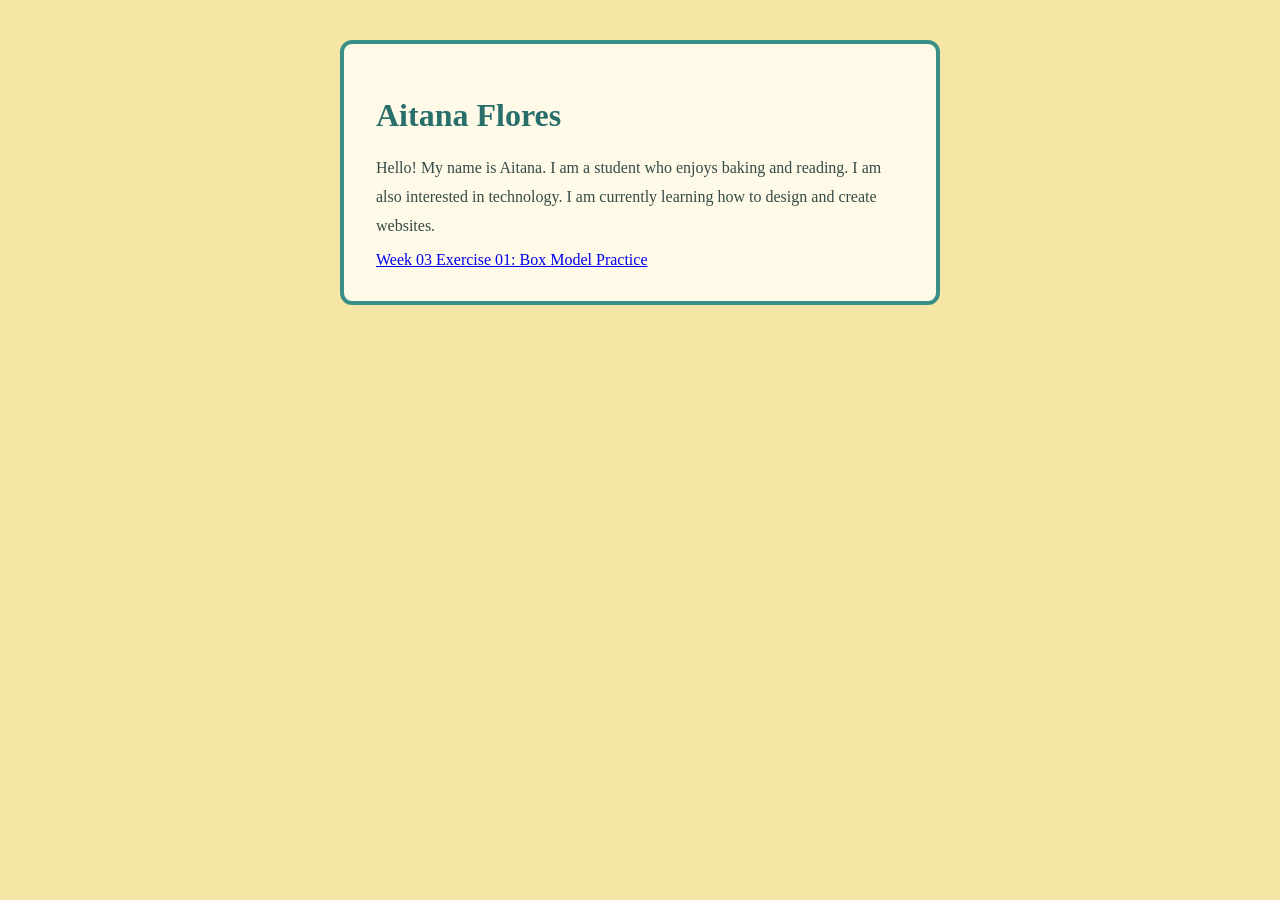
<file: index.html>
<!DOCTYPE html>
<html>
<head>
    <meta charset="UTF-8">
    <title>Aitana Flores</title>
    <link rel="stylesheet" href="style.css">
</head>

<body>

    <div class="card">

        <h1>Aitana Flores</h1>

        <p>
            Hello! My name is Aitana. I am a student
            who enjoys baking and reading. I am also interested in
            technology. I am currently learning how to
            design and create websites.
        </p>

<a href="week-03-exercise-01/">
    Week 03 Exercise 01: Box Model Practice
</a>

    </div>

</body>
</html>
</file>
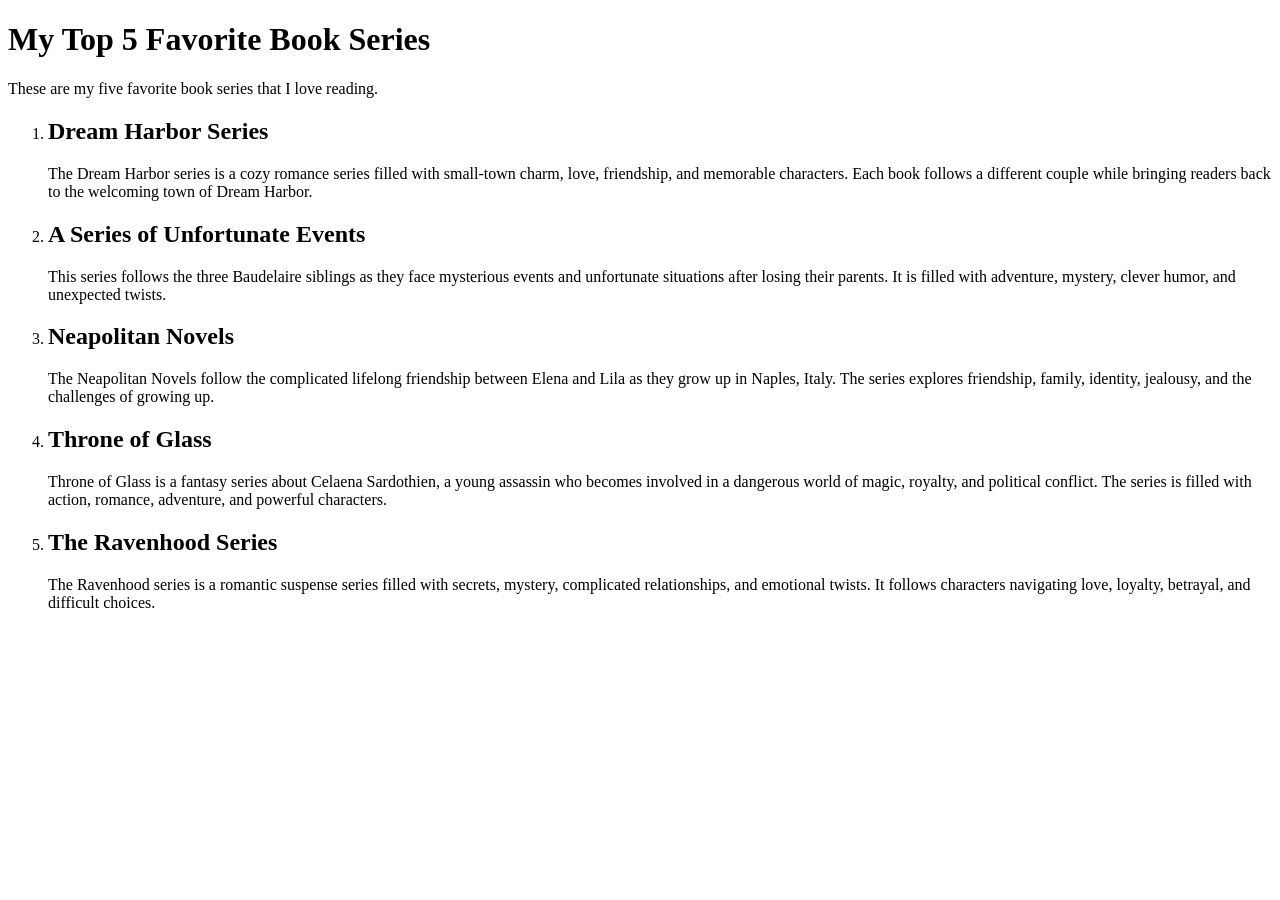
<file: assignment-01/index.html>
<!DOCTYPE html>
<html lang="en">
<head>
    <meta charset="UTF-8">
    <meta name="viewport" content="width=device-width, initial-scale=1.0">
    <title>My Top 5 Favorite Book Series</title>
</head>

<body>

    <header>
        <h1>My Top 5 Favorite Book Series</h1>
        <p>These are my five favorite book series that I love reading.</p>
    </header>

    <main>
        <ol>
            <li>
                <h2>Dream Harbor Series</h2>
                <p>
                    The Dream Harbor series is a cozy romance series filled with
                    small-town charm, love, friendship, and memorable characters.
                    Each book follows a different couple while bringing readers
                    back to the welcoming town of Dream Harbor.
                </p>
            </li>

            <li>
                <h2>A Series of Unfortunate Events</h2>
                <p>
                    This series follows the three Baudelaire siblings as they
                    face mysterious events and unfortunate situations after
                    losing their parents. It is filled with adventure, mystery,
                    clever humor, and unexpected twists.
                </p>
            </li>

            <li>
                <h2>Neapolitan Novels</h2>
                <p>
                    The Neapolitan Novels follow the complicated lifelong
                    friendship between Elena and Lila as they grow up in Naples,
                    Italy. The series explores friendship, family, identity,
                    jealousy, and the challenges of growing up.
                </p>
            </li>

            <li>
                <h2>Throne of Glass</h2>
                <p>
                    Throne of Glass is a fantasy series about Celaena Sardothien,
                    a young assassin who becomes involved in a dangerous world
                    of magic, royalty, and political conflict. The series is
                    filled with action, romance, adventure, and powerful characters.
                </p>
            </li>

            <li>
                <h2>The Ravenhood Series</h2>
                <p>
                    The Ravenhood series is a romantic suspense series filled
                    with secrets, mystery, complicated relationships, and
                    emotional twists. It follows characters navigating love,
                    loyalty, betrayal, and difficult choices.
                </p>
            </li>
        </ol>
    </main>

</body>
</html>
</file>
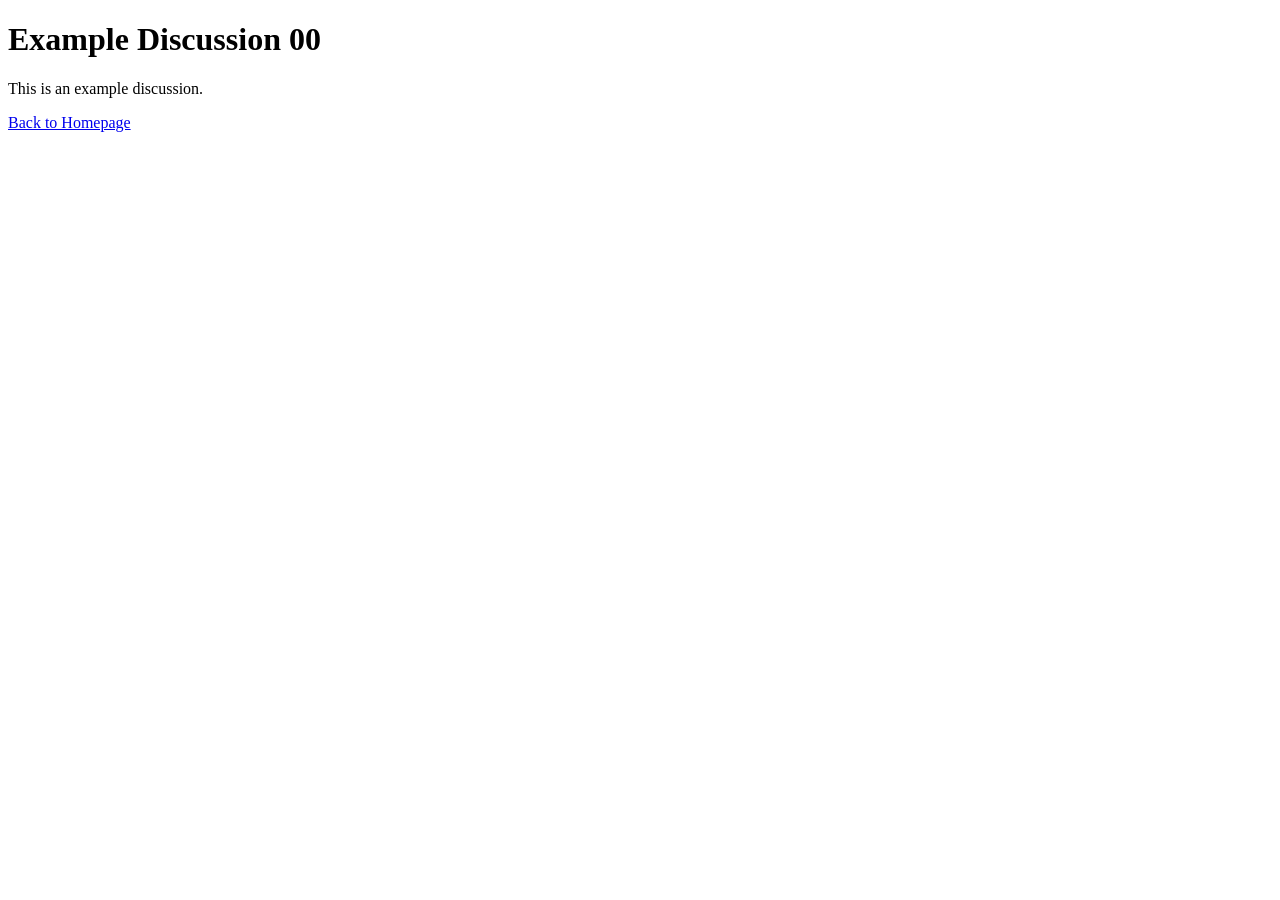
<file: example-discussion-00/index.html>
<!DOCTYPE html>
<html lang="en">
    <head>
        <meta charset="UTF-8" />
        <meta name="viewport" content="width=device-width, initial-scale=1.0" />
        <title>Example Discussion 00</title>
    </head>
    <body>
        <h1>Example Discussion 00</h1>
        <p>This is an example discussion.</p>
        <a href="../index.html">Back to Homepage</a>
    </body>
</html>
</file>
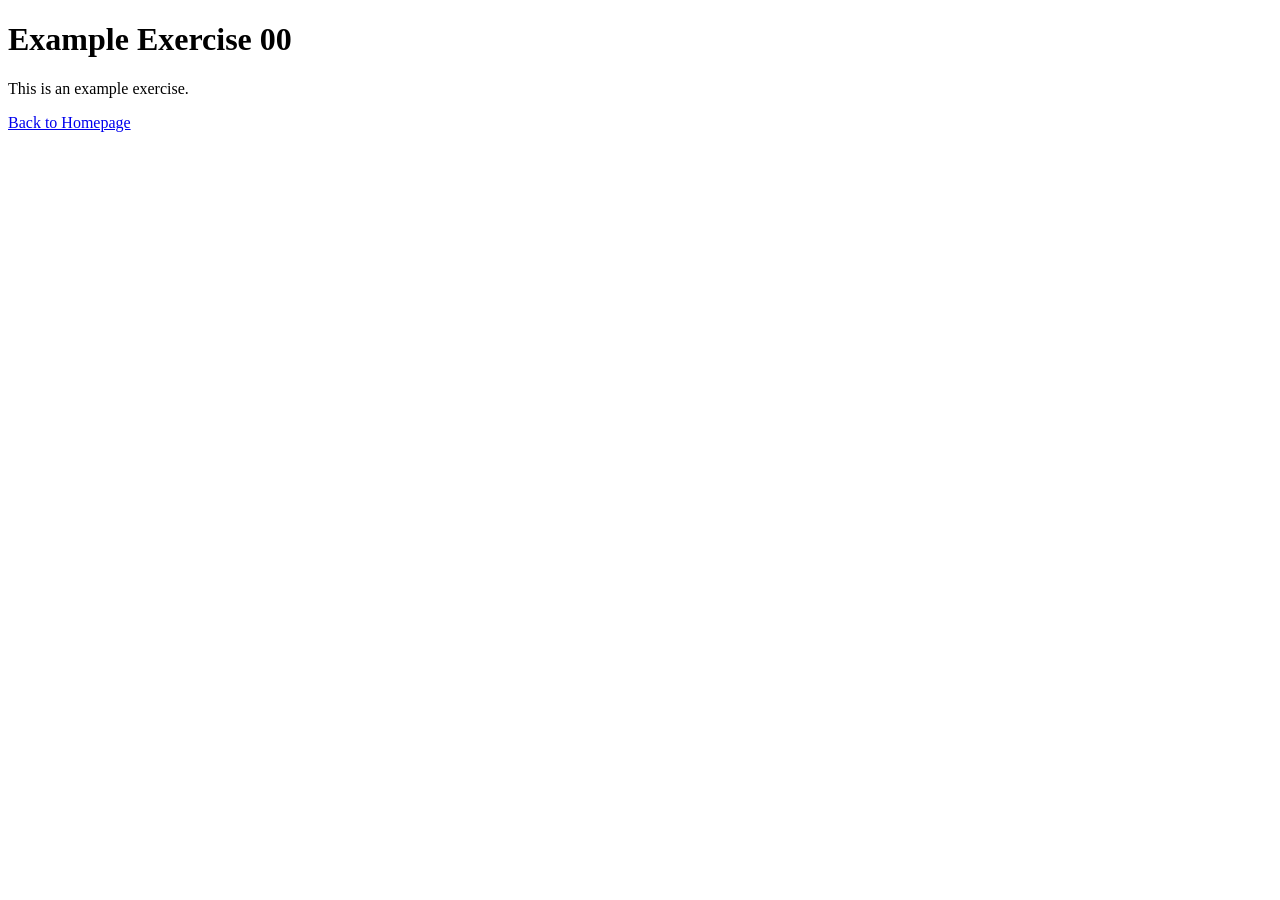
<file: example-exercise-00/index.html>
<!DOCTYPE html>
<html lang="en">
    <head>
        <meta charset="UTF-8" />
        <meta name="viewport" content="width=device-width, initial-scale=1.0" />
        <title>Example Exercise 00</title>
    </head>
    <body>
        <h1>Example Exercise 00</h1>
        <p>This is an example exercise.</p>
        <a href="../index.html">Back to Homepage</a>
    </body>
</html>
</file>
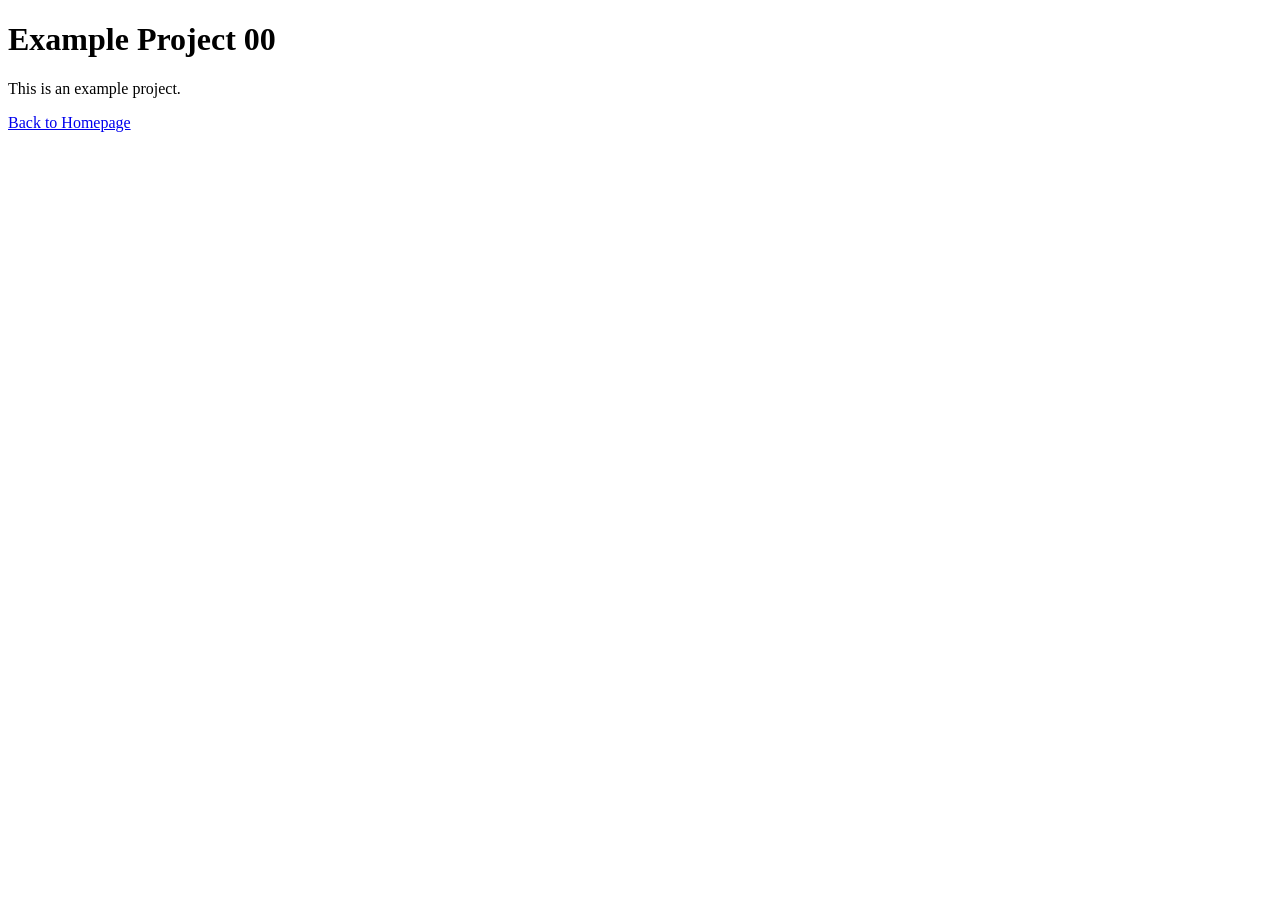
<file: example-project-00/index.html>
<!DOCTYPE html>
<html lang="en">
    <head>
        <meta charset="UTF-8" />
        <meta name="viewport" content="width=device-width, initial-scale=1.0" />
        <title>Example Project 00</title>
    </head>
    <body>
        <h1>Example Project 00</h1>
        <p>This is an example project.</p>
        <a href="../index.html">Back to Homepage</a>
    </body>
</html>
</file>
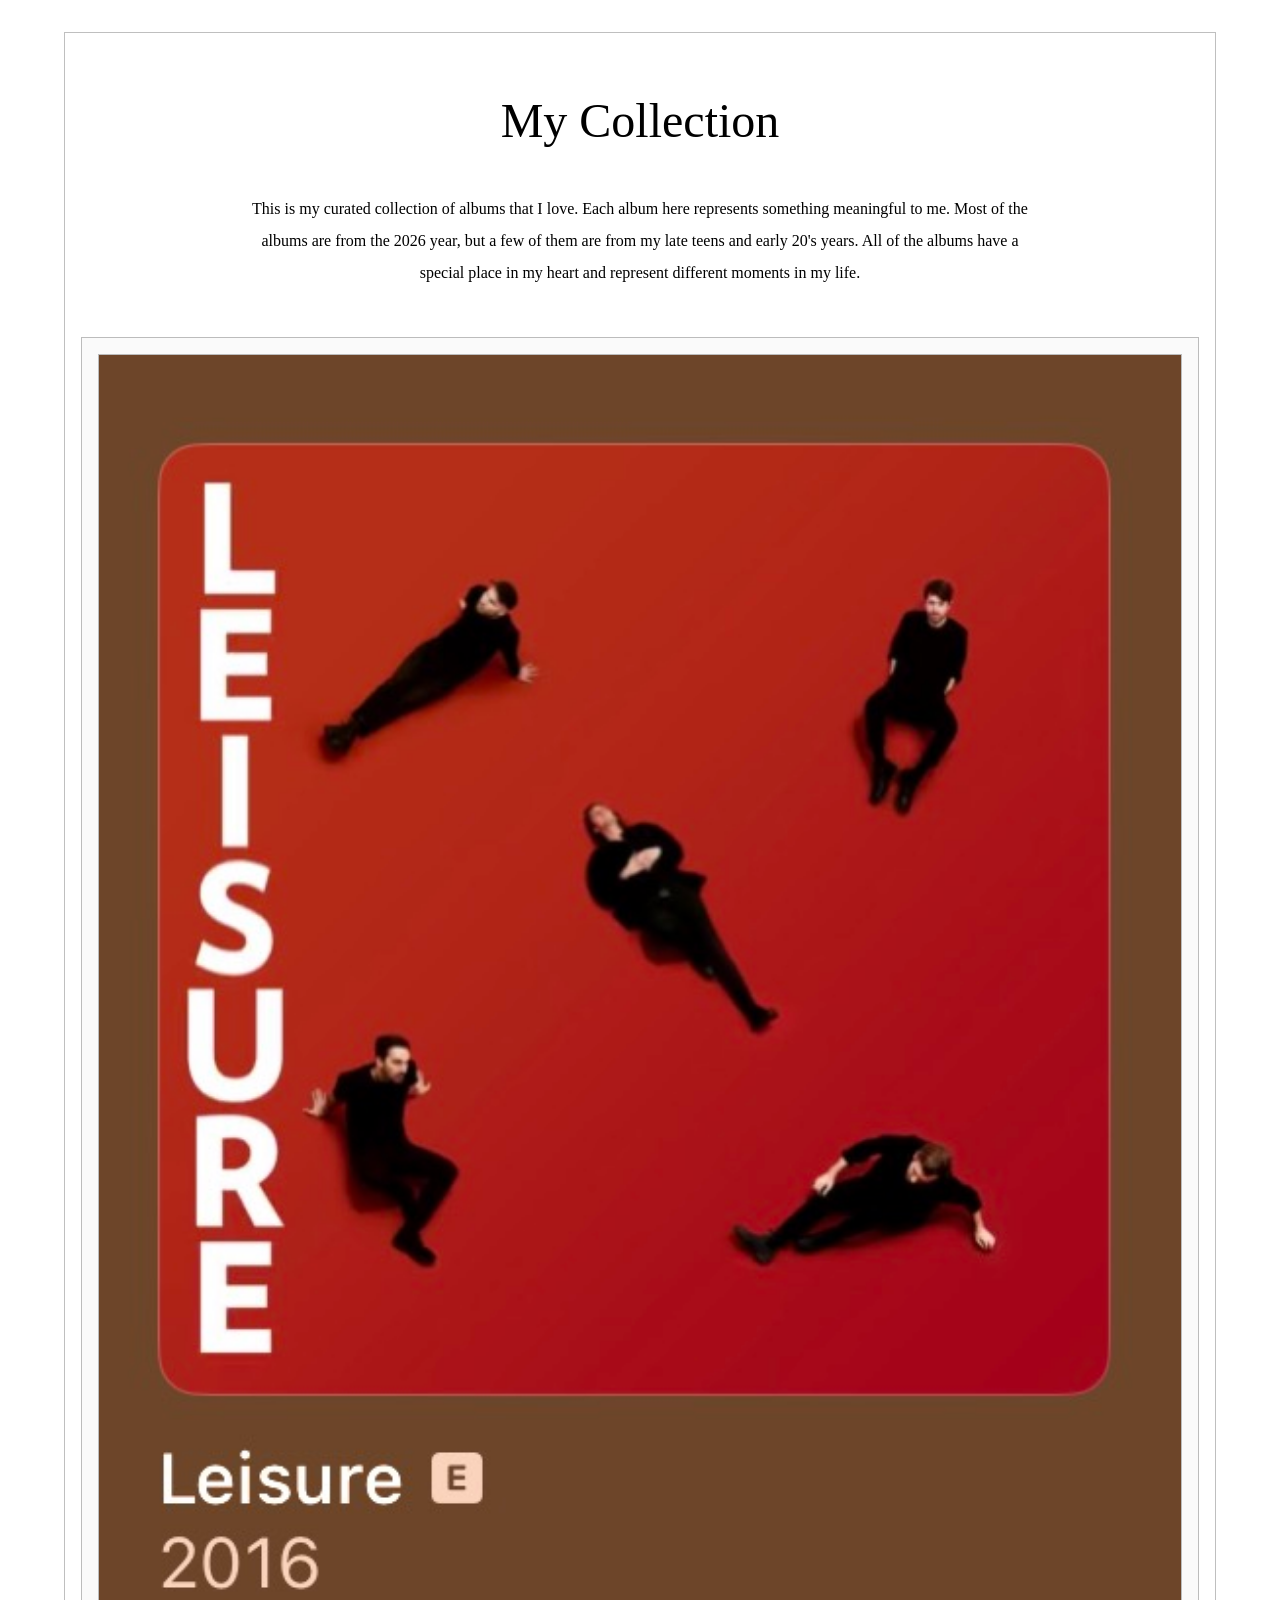
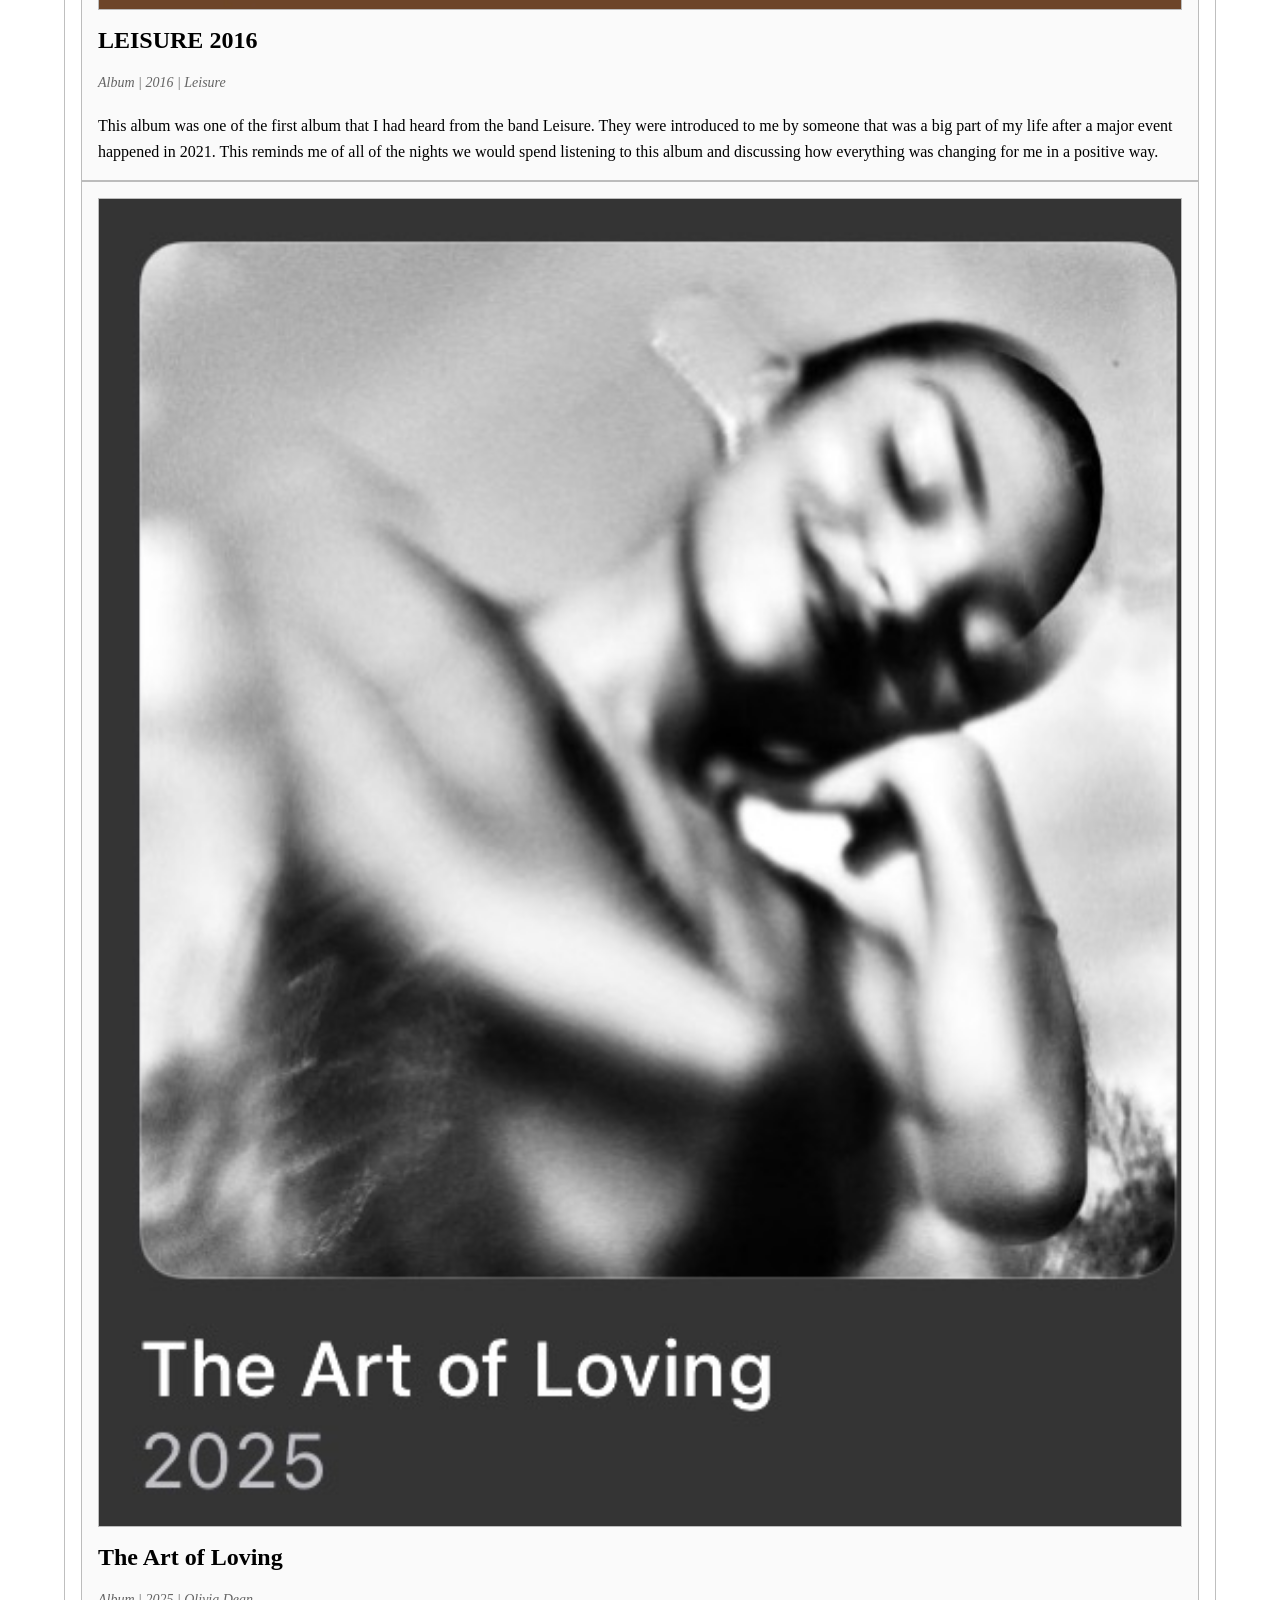
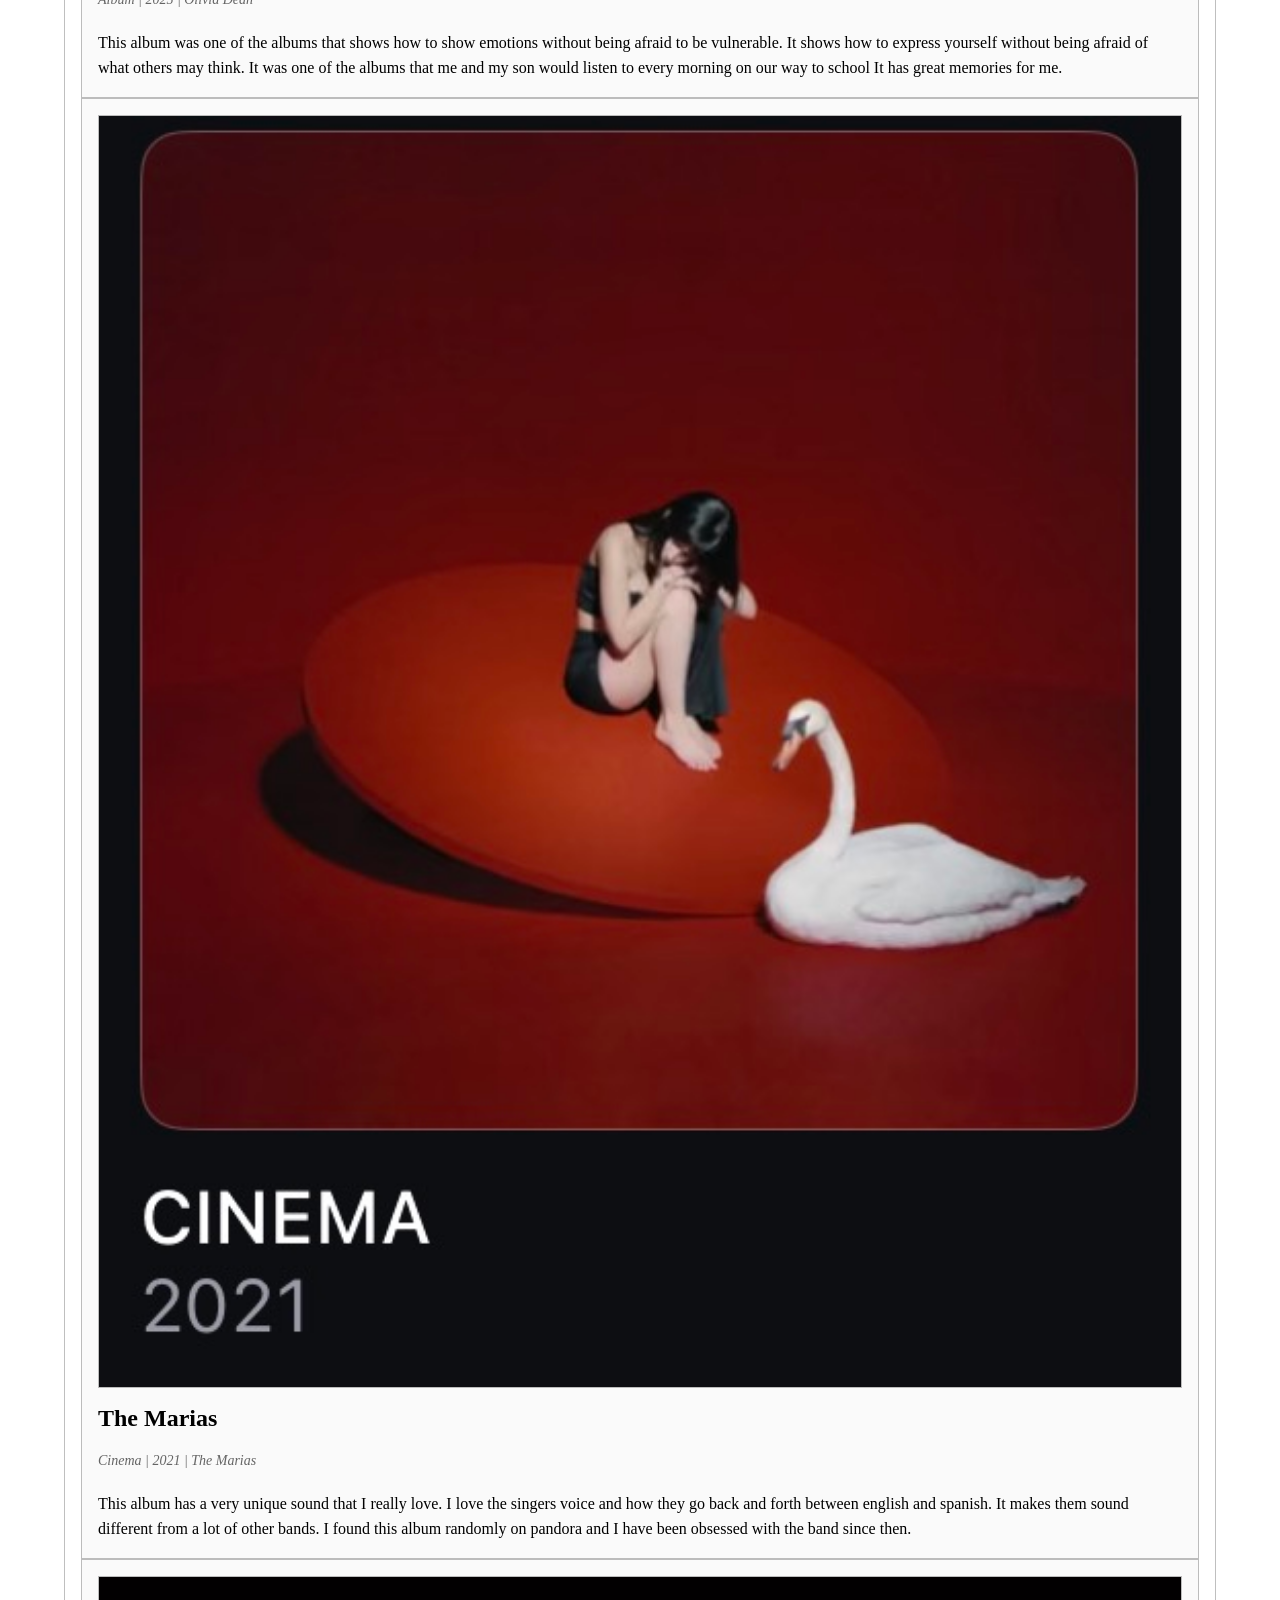
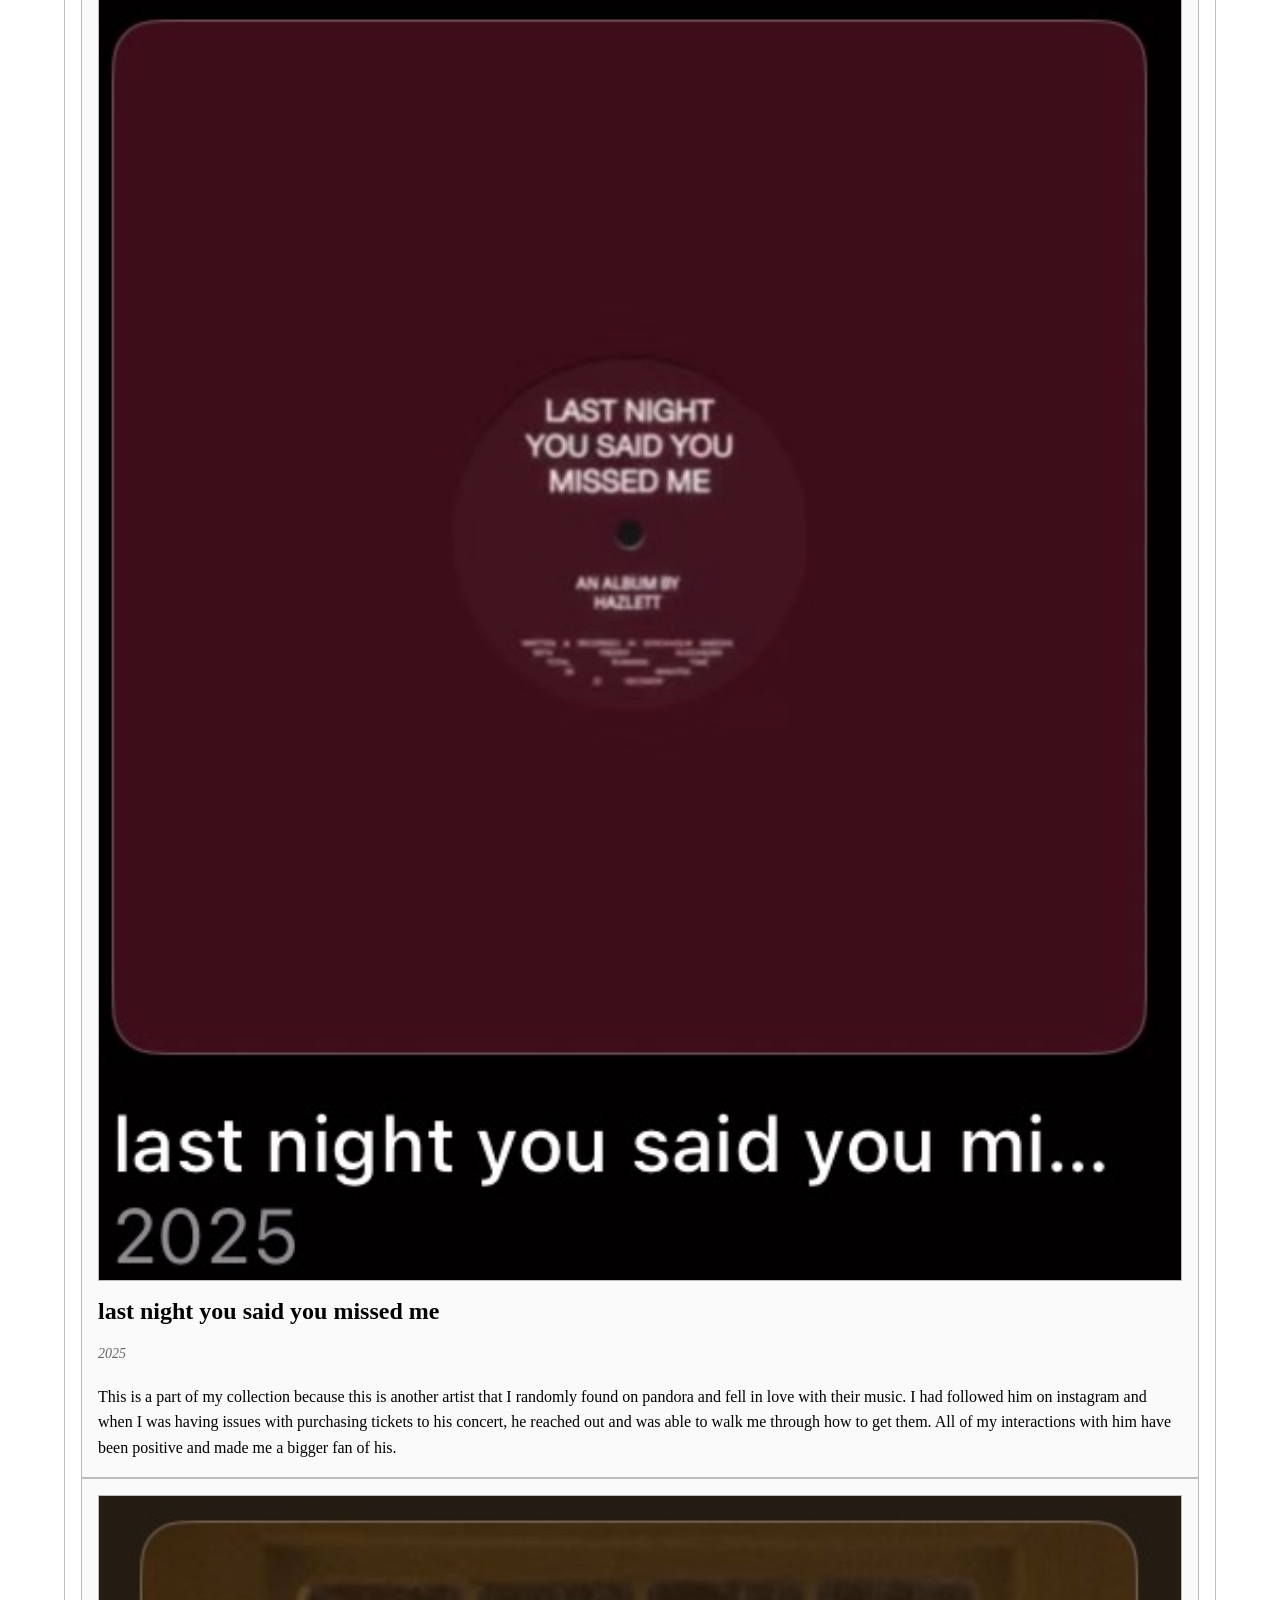
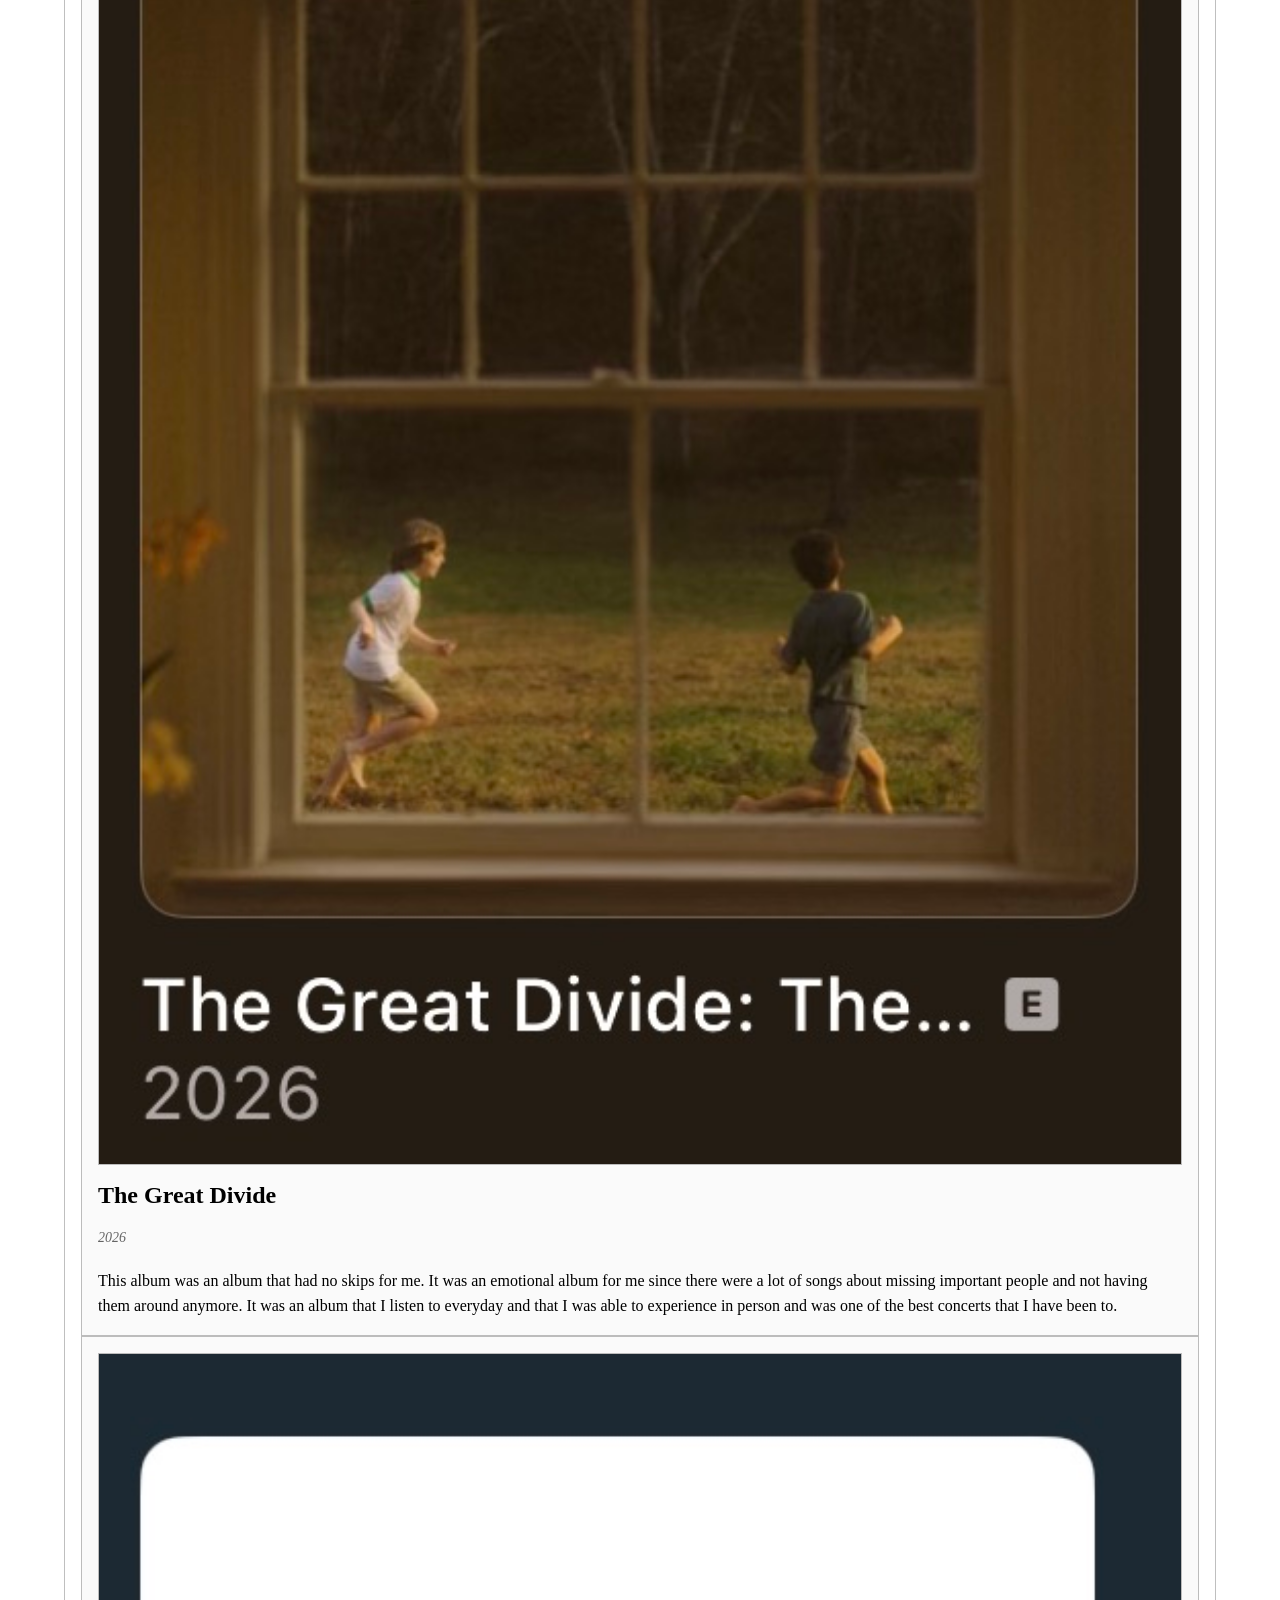
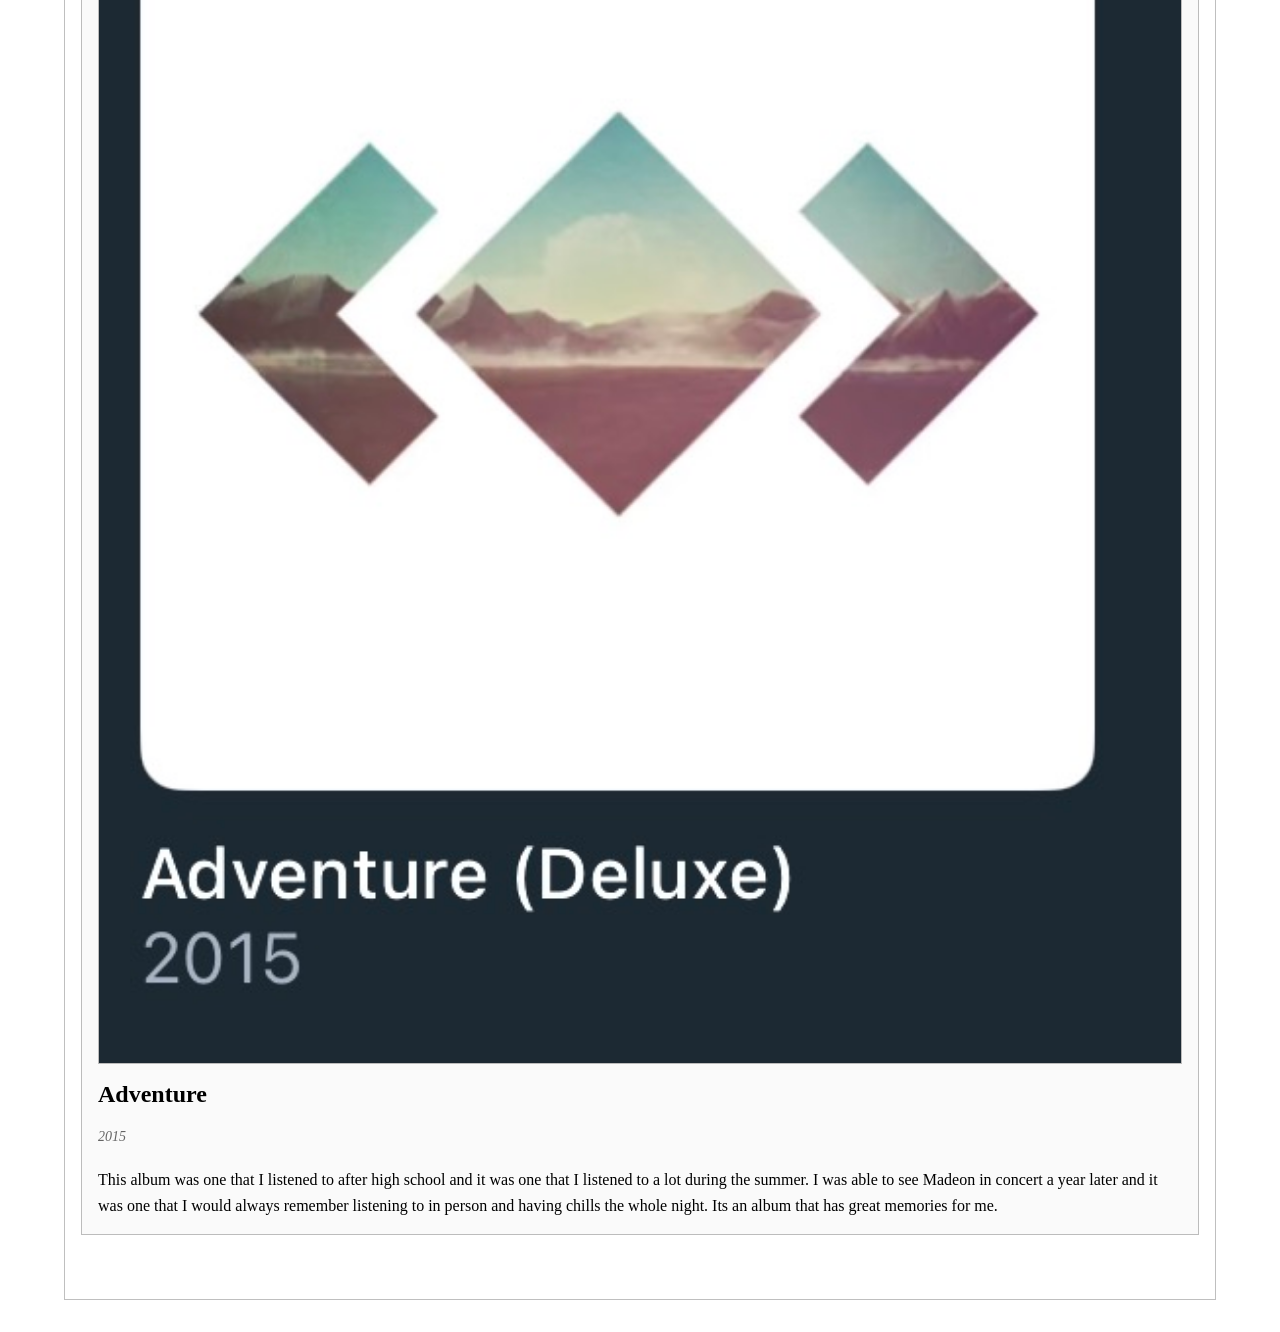
<file: week-04-exercise-02/index.html>
<!DOCTYPE html>
<html lang="en">

<head>
    <meta charset="UTF-8" />
    <meta name="viewport" content="width=device-width, initial-scale=1.0" />
    <title>Week 04 Exercise 02 - My Collection</title>
    <link rel="stylesheet" href="./style.css" />
</head>

<body>
    <main>
        <h1>My Collection</h1>
        <!-- 
            SAMPLE OVERVIEW TEXT
            Replace this entire paragraph with your own description.
            How do you think about your collection? Write that out here.
            P.S. Please use your own words. Be yourself.
        -->
        <p>
            This is my curated collection of albums that I love. Each album here represents something meaningful to me.
            Most of the albums are from the 2026 year, but a few of them are from my late teens and early 20's years.
            All of the albums have a special place in my heart and represent different moments in my life.
        </p>

        <div class="collection-grid">

            <!-- 
                SAMPLE CARD 1
                Replace this entire card with your own item.
                Keep the same structure: image, title, details, description.
            -->
            <div class="collection-card">
                <img src="leisure-album.jpeg" alt="LEISURE 2016" />
                <h2>LEISURE 2016</h2>
                <p class="details">Album | 2016 | Leisure</p>
                <p class="description">
                    This album was one of the first album that I had heard from the band Leisure. They were introduced to me by
                    someone that was a big part of my life after a major event happened in 2021. This reminds me of all of the 
                    nights we would spend listening to this album and discussing how everything was changing for me in a 
                    positive way. 
                </p>
            </div>

            <!-- 
                SAMPLE CARD 2
                Replace this entire card with your own item.
                Notice the structure is identical to Sample Card 1.
            -->
            <div class="collection-card">
                <img src="olivia-dean-album.jpeg" alt="The Art of Loving" />
                <h2>The Art of Loving</h2>
                <p class="details">Album | 2025 | Olivia Dean</p>
                <p class="description">
                    This album was one of the albums that shows how to show emotions without being afraid to be vulnerable.
                    It shows how to express yourself without being afraid of what others may think. It was one of the albums that 
                    me and my son would listen to every morning on our way to school It has great memories for me.
                </p>
            </div>

            <!-- 
                PLACEHOLDER CARD 3
                Complete this card by adding your image, title, details, and description.
            -->
            <div class="collection-card">
                <img src="the-marias-album.jpeg" alt="The Marias" />
                <h2>The Marias</h2>
                <p class="details">Cinema | 2021 | The Marias</p>
                <p class="description">
                    This album has a very unique sound that I really love. I love the singers voice and how they 
                    go back and forth between english and spanish. It makes them sound different from a lot of 
                    other bands. I found this album randomly on pandora and I have been obsessed with the band since then.
            </div>

            <!-- 
                PLACEHOLDER CARD 3
                Complete this card by adding your image, title, details, and description.
            -->
            <div class="collection-card">
                <img src="hazlet-album.jpeg" alt="Hazlet" />
                <h2>last night you said you missed me</h2>
                <p class="details">2025</p>
                <p class="description">
                    This is a part of my collection because this is another artist that I randomly
                    found on pandora and fell in love with their music. I had followed him on instagram
                    and when I was having issues with purchasing tickets to his concert, he reached out 
                    and was able to walk me through how to get them. All of my interactions with him have been
                    positive and made me a bigger fan of his. 
            
                </p>
            </div>

            <!-- 
                PLACEHOLDER CARD 4
                Complete this card by adding your image, title, details, and description.
            -->
            <div class="collection-card">
                <img src="noah-kahan-album.jpeg" alt="Noah Kahan" />
                <h2>The Great Divide</h2>
                <p class="details">2026</p>
                <p class="description">
                    This album was an album that had no skips for me. It was an emotional album for me 
                    since there were a lot of songs about missing important people and not having them 
                    around anymore. It was an album that I listen to everyday and that I was able to experience in 
                    person and was one of the best concerts that I have been to. 
                </p>
            </div>

            <!-- 
                PLACEHOLDER CARD 5
                Complete this card by adding your image, title, details, and description.
            -->
            <div class="collection-card">
                <img src="madeon-album.jpeg" alt=" Madeon" />
                <h2>Adventure</h2>
                <p class="details">2015</p>
                <p class="description">
                    This album was one that I listened to after high school and it was 
                    one that I listened to a lot during the summer. I was able to see 
                    Madeon in concert a year later and it was one that I would always remember listening 
                    to in person and having chills the whole night. Its an album that has great memories for me.
                    
                </p>
            </div>
                </p>
            </div>
        </div>
    </main>
</body>

</html>
</file>
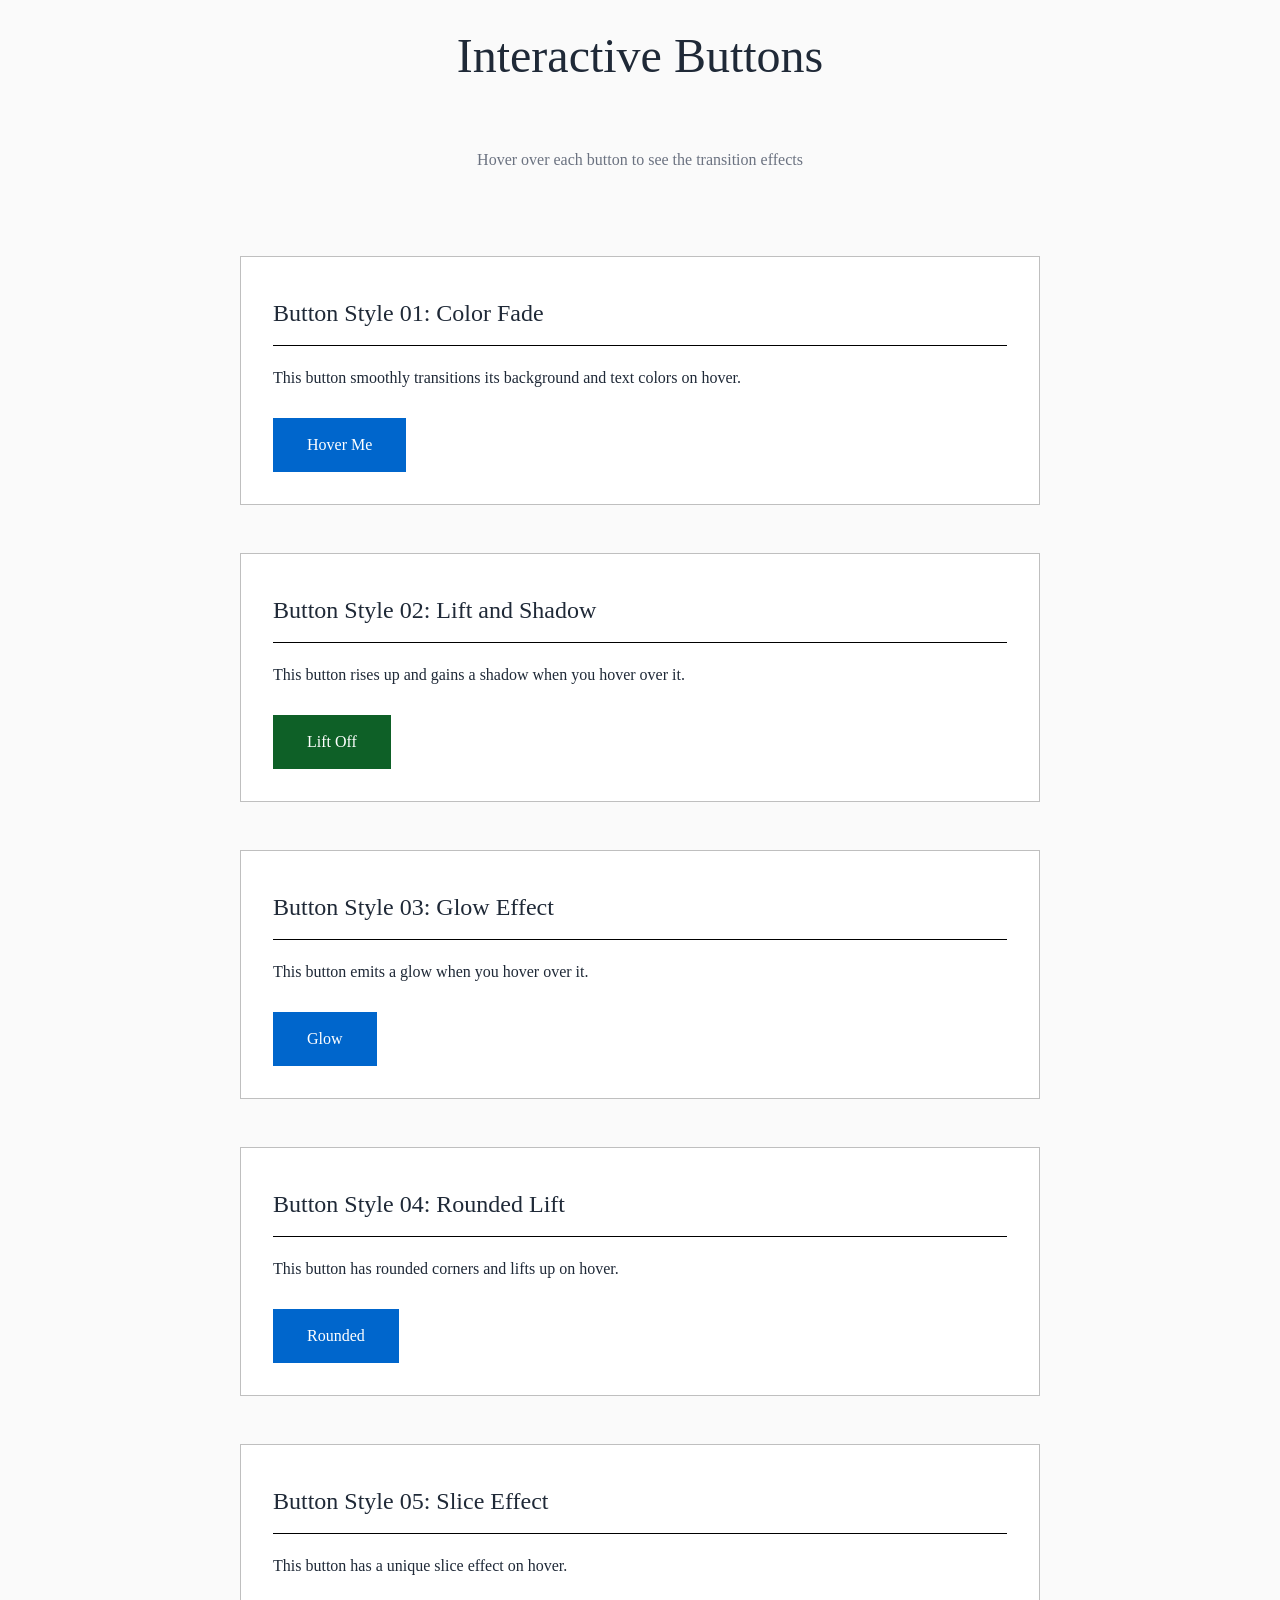
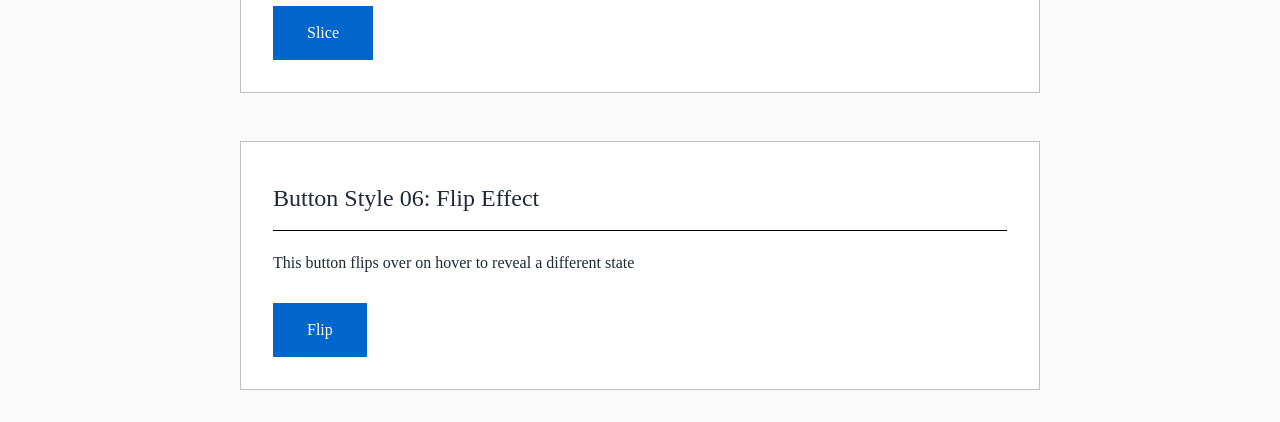
<file: week-05-exercise-01/index.html>
<!DOCTYPE html>
<html lang="en">

<head>
    <meta charset="UTF-8">
    <meta name="viewport" content="width=device-width, initial-scale=1.0">
    <title>Exercises Week 05 Exercise 01: Interactive Buttons</title>
    <link rel="stylesheet" href="./style.css">
</head>

<body>
    <div class="container">
        <h1>Interactive Buttons</h1>
        <p class="subtitle">Hover over each button to see the transition effects</p>

        <section class="button-section">
            <h2>Button Style 01: Color Fade</h2>
            <p>This button smoothly transitions its background and text colors on hover.</p>
            <button class="button-01">Hover Me</button>
        </section>


        <section class="button-section">
            <h2>Button Style 02: Lift and Shadow</h2>
            <p>This button rises up and gains a shadow when you hover over it.</p>
            <button class="button-02">Lift Off</button>
        </section>

        <section class="button-section">
            <h2>Button Style 03: Glow Effect </h2>
            <p>This button emits a glow when you hover over it.</p>
            <button class="button-01">Glow</button>
        </section>

        <section class="button-section">
            <h2>Button Style 04: Rounded Lift</h2>
            <p>This button has rounded corners and lifts up on hover.</p>
            <button class="button-01">Rounded</button>
        </section>

        <section class="button-section">
            <h2>Button Style 05: Slice Effect</h2>
            <p>This button has a unique slice effect on hover.</p>
            <button class="button-01">Slice</button>
        </section>

        <section class="button-section">
            <h2>Button Style 06: Flip Effect</h2>
            <p>This button flips over on hover to reveal a different state</p>
            <button class="button-01">Flip</button>
        </section>
    </div>
</body>
</html>
</file>
<file: style.css>
/* Universal box sizing */
* {
    box-sizing: border-box;
}

/* Main page styling */
body {
    font-family: Chalkduster, fantasy;
    background-color: #F5E6A5;
    margin: 0;
    padding: 40px;
}

/* Profile card styling */
.card {
    max-width: 600px;
    margin: 0 auto;
    padding: 32px;
    background-color: #FFF9E8;
    border: 4px solid #388F88;
    border-radius: 12px;
}

/* Heading styling */
.card h1 {
    font-family: Chalkduster, fantasy;
    color: #286F6B;
    font-size: 32px;
    margin-bottom: 20px;
}

/* Paragraph styling */
.card p {
    font-family: Chalkduster, fantasy;
    color: #344B46;
    font-size: 16px;
    margin-bottom: 10px;
    line-height: 1.8;
}
</file>
<file: week-04-exercise-02/style.css>
* {
    box-sizing: border-box;
}

html,
body {
    min-height: 100vh;
    margin: 0;
}

body {
    font-family: "Times New Roman", serif;
    line-height: 2;
    display: flex;
    justify-content: center;
    align-items: flex-start;
    padding: 32px 0;
}

main {
    max-width: 1200px;
    width: 90%;
    padding: 16px;
    border: 1px solid rgba(0, 0, 0, 0.25);
}

h1 {
    font-weight: normal;
    font-size: 48px;
    line-height: 1em;
    margin-top: 48px;
    margin-bottom: 48px;
    text-align: center;
}

main>p {
    margin-bottom: 32px;
    text-align: center;
    max-width: 800px;
    margin-left: auto;
    margin-right: auto;
}

.collection-grid {
    margin: 48px 0;
}

.collection-card {
    border: 1px solid rgba(0, 0, 0, 0.25);
    background-color: #fafafa;
    padding: 16px;
}

.collection-card img {
    width: 100%;
    height: auto;
    display: block;
    border: 1px solid rgba(0, 0, 0, 0.25);
    margin-bottom: 16px;
}

.collection-card h2 {
    font-size: 24px;
    font-weight: bold;
    margin-top: 0;
    margin-bottom: 8px;
    line-height: 1.2;
}

.collection-card .details {
    font-size: 14px;
    color: rgba(0, 0, 0, 0.6);
    margin-bottom: 16px;
    font-style: italic;
}

.collection-card .description {
    font-size: 16px;
    margin-bottom: 0;
    line-height: 1.6;
}
</file>
<file: week-05-exercise-01/style.css>
* {
    margin: 0;
    padding: 0;
    box-sizing: border-box;
}

body {
    font-family: "Times New Roman", serif;
    line-height: 2;
    background-color: #fafafa;
    color: #1F2937;
    padding: 32px 16px;
}

.container {
    max-width: 800px;
    margin: 0 auto;
    display: flex;
    flex-direction: column;
    gap: 48px;
}

h1 {
    font-size: 48px;
    line-height: 1em;
    font-weight: normal;
    text-align: center;
    margin-bottom: 16px;
}

.subtitle {
    text-align: center;
    font-size: 16px;
    color: #6B7280;
    margin-bottom: 32px;
}

h2 {
    font-size: 24px;
    font-weight: normal;
    border-bottom: 1px solid rgba(0, 0, 0, 1);
    padding-bottom: 8px;
    margin-bottom: 16px;
}

.button-section {
    padding: 32px;
    background-color: #ffffff;
    border: 1px solid rgba(0, 0, 0, 0.25);
}

.button-section p {
    font-size: 16px;
    margin-bottom: 24px;
}

button {
    font-family: "Times New Roman", serif;
    font-size: 16px;
    cursor: pointer;
    border-radius: 0;
}

.button-01 {
    background-color: #0066CC;
    color: #ffffff;
    padding: 16px 32px;
    border: 2px solid #0066CC;
    transition: background-color 0.3s ease, color 0.3s ease, border-color 0.3s ease;
}

.button-01:hover {
    background-color: #ffffff;
    color: #0066CC;
    border-color: #0066CC;
}

.button-02 {
    background-color: #0e6027;
    color: #ffffff;
    padding: 16px 32px;
    border: 2px solid #0e6027;
    transition: transform 0.3s ease, box-shadow 0.3s ease;
}

.button-02:hover {
    transform: translateY(-4px);
    box-shadow: 0 8px 16px rgba(0, 0, 0, 0.2);
}

.button-03 {
    background-color: #222222;
    color: #ffffff;
    padding: 16px 32px;
    border: 2px solid #00bfff;
    box-shadow: 0 0 5px #00bfff;
    transition: background-color 0.3s ease,
                box-shadow 0.3s ease,
                color 0.3s ease;
}

.button-03:hover {
    background-color: #00bfff;
    color: #ffffff;
    box-shadow: 0 0 10px #00bfff,
                0 0 20px #00bfff,
                0 0 40px #00bfff;
}

.button-04 {
    background-color: #8e44ad;
    color: #ffffff;
    padding: 16px 32px;
    border: 2px solid #8e44ad;
    border-radius: 50px;
    transition: transform 0.3s ease-in-out,
                box-shadow 0.3s ease-in-out,
                background-color 0.3s ease;
}

.button-04:hover {
    background-color: #a569bd;
    transform: translateY(-8px);
    box-shadow: 0 10px 20px rgba(0, 0, 0, 0.25);
}

.button-05 {
    background-color: #e67e22;
    color: #ffffff;
    padding: 16px 32px;
    border: 2px solid #e67e22;
    background-image: linear-gradient(
        to right,
        #e67e22 50%,
        #ffffff 50%
    );
    background-size: 200% 100%;
    background-position: right bottom;
    transition: all 0.4s ease-in-out;
}

.button-05:hover {
    background-position: left bottom;
    color: #ffffff;
    transform: scale(1.05);
}

.button-06 {
    background-color: #16a085;
    color: #ffffff;
    padding: 16px 32px;
    border: 2px solid #16a085;
    transition: transform 0.6s ease,
                background-color 0.6s ease;
    transform-style: preserve-3d;
}

.button-06:hover {
    background-color: #3498db;
    transform: rotateY(180deg);
}
</file>
